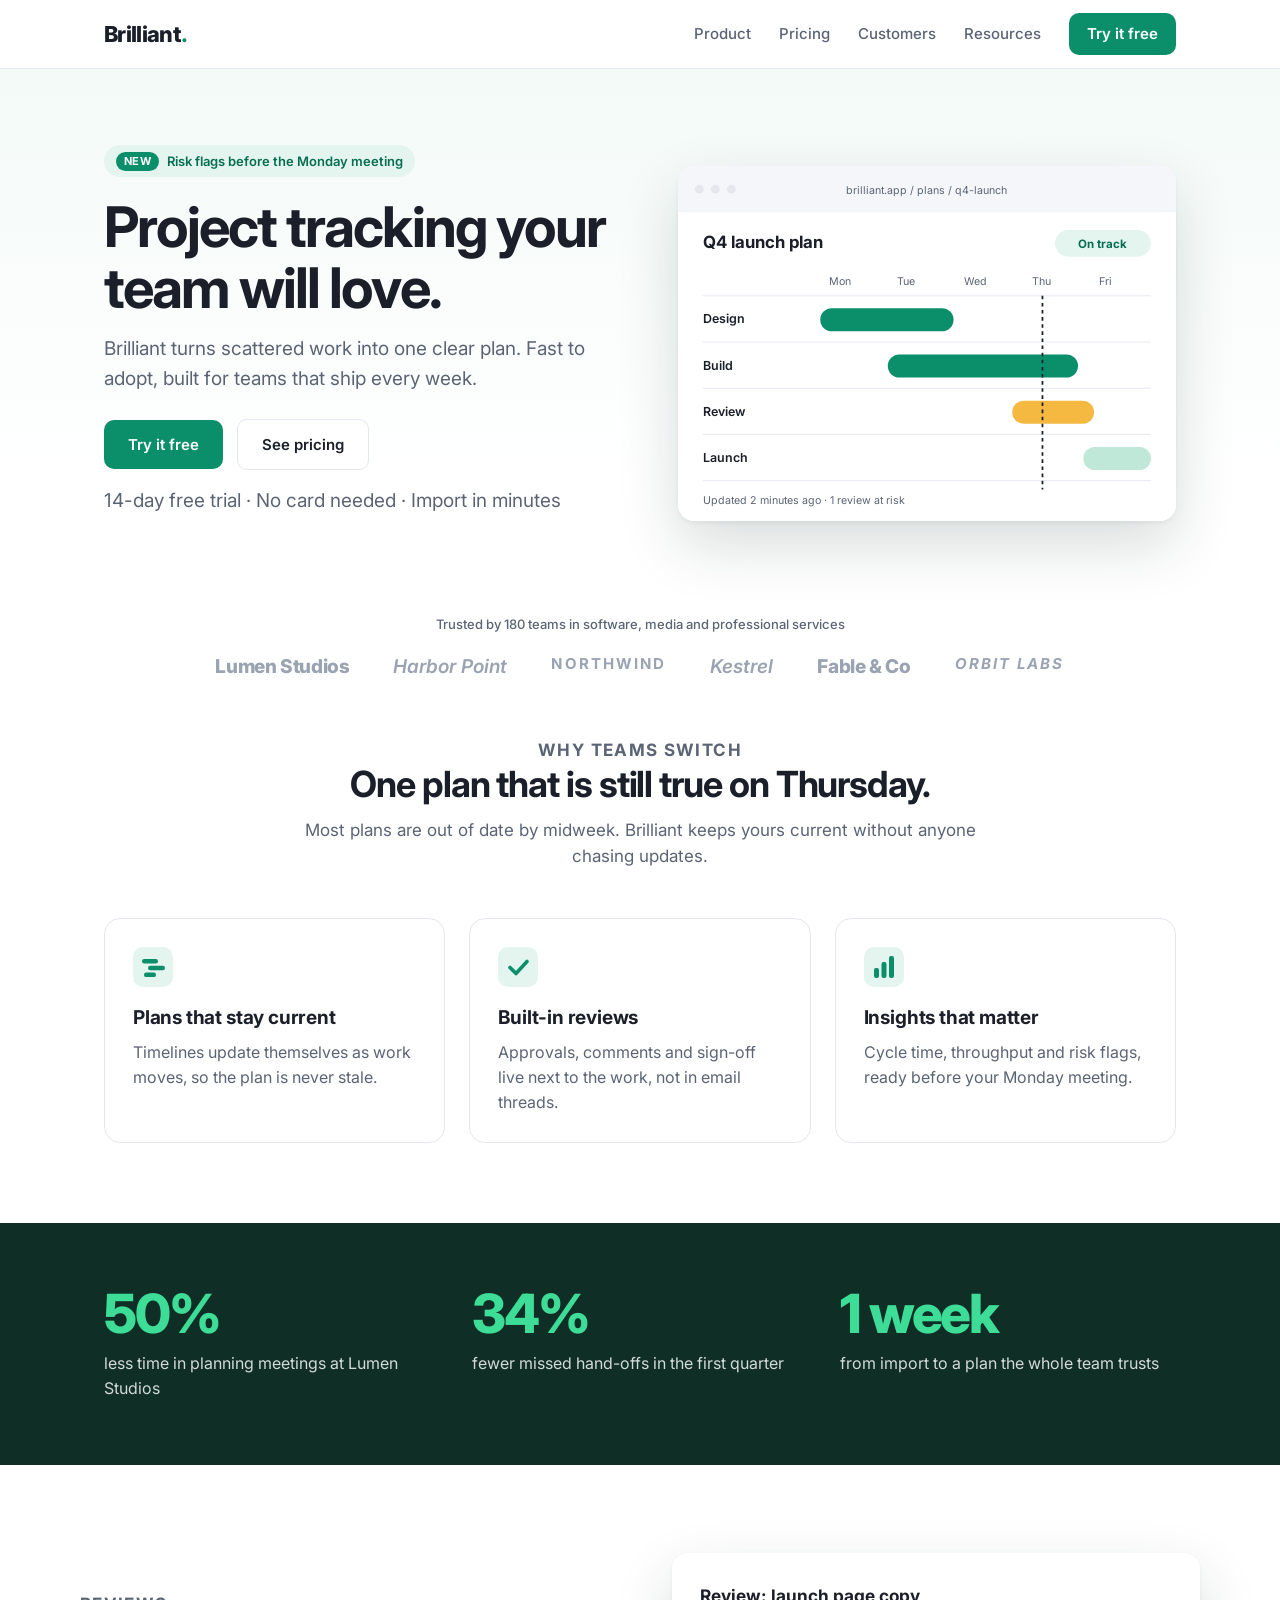
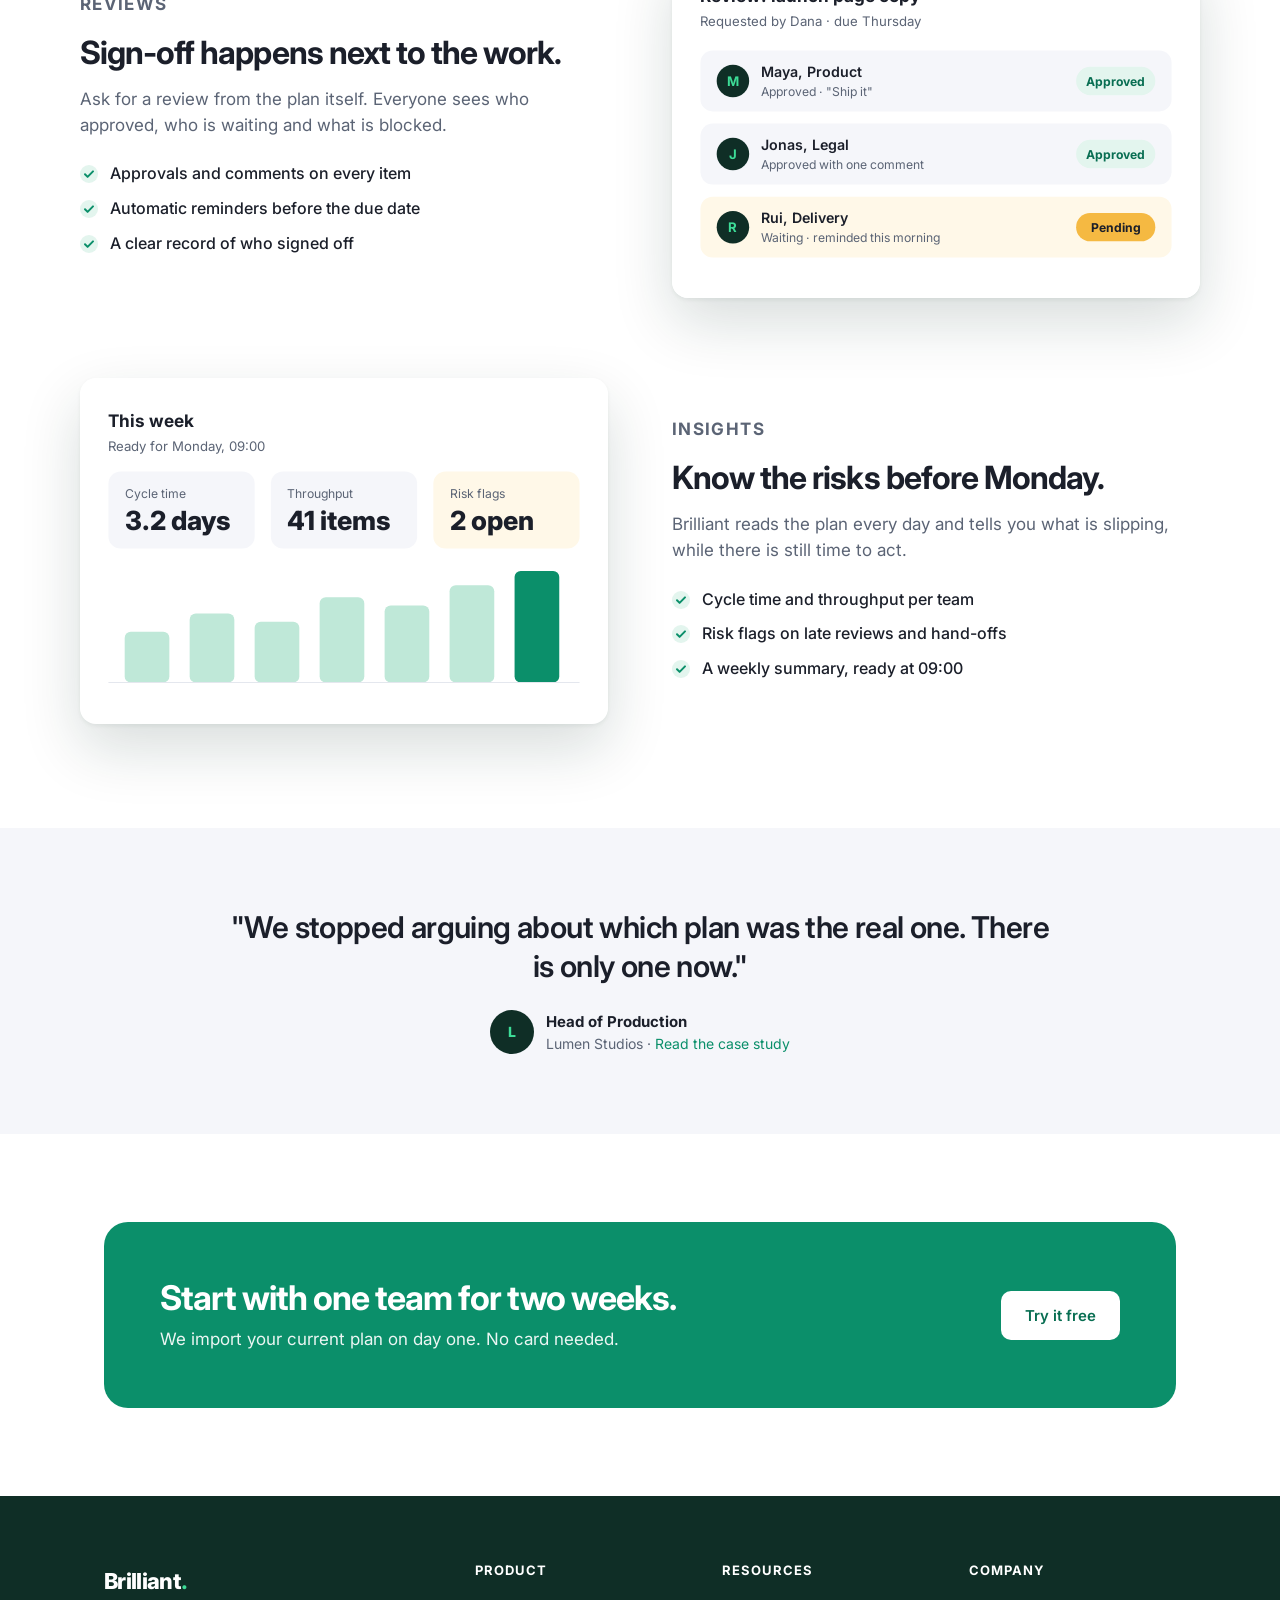
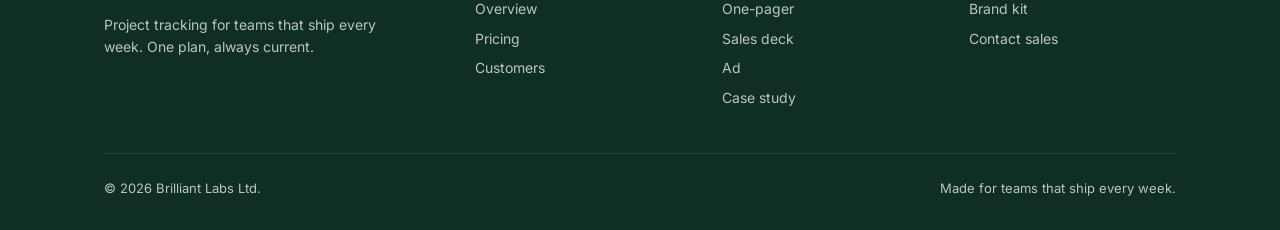
<file: index.html>
<!doctype html>
<html lang="en">
<head>
  <meta charset="utf-8">
  <meta name="viewport" content="width=device-width, initial-scale=1">
  <title>Brilliant — Project tracking your team will love</title>
  <link rel="stylesheet" href="styles.css">
</head>
<body>
<header class="top">
  <div class="wrap">
    <a class="logo" href="index.html">Brilliant<span>.</span></a>
    <nav class="menu">
      <a href="index.html">Product</a>
      <a href="pricing.html">Pricing</a>
      <a href="case-study.html">Customers</a>
      <a href="one-pager.html">Resources</a>
      <a href="pricing.html" class="cta">Try it free</a>
    </nav>
  </div>
</header>

<section class="hero split">
  <div class="wrap">
    <div>
      <span class="pill"><b>NEW</b> Risk flags before the Monday meeting</span>
      <h1>Project tracking your team will love.</h1>
      <p>Brilliant turns scattered work into one clear plan. Fast to adopt, built for teams that ship every week.</p>
      <a class="btn" href="pricing.html">Try it free</a>
      <a class="btn ghost" href="pricing.html">See pricing</a>
      <p class="hero-note">14-day free trial · No card needed · Import in minutes</p>
    </div>
    <div>
      <svg class="shot" viewBox="0 0 560 400" role="img" aria-label="A Brilliant plan: work streams on a weekly timeline with one review at risk">
        <rect width="560" height="400" rx="16" fill="#ffffff"/>
        <rect width="560" height="52" rx="16" fill="#f5f6fa"/><rect y="36" width="560" height="16" fill="#f5f6fa"/>
        <circle cx="24" cy="26" r="5" fill="#e4e7ee"/><circle cx="42" cy="26" r="5" fill="#e4e7ee"/><circle cx="60" cy="26" r="5" fill="#e4e7ee"/>
        <text x="280" y="31" text-anchor="middle" font-family="Inter, Helvetica, Arial, sans-serif" font-size="12" fill="#5b6475">brilliant.app / plans / q4-launch</text>
        <text x="28" y="92" font-family="Inter, Helvetica, Arial, sans-serif" font-size="19" font-weight="700" fill="#1b1f2a">Q4 launch plan</text>
        <rect x="424" y="72" width="108" height="30" rx="15" fill="#e3f5ee"/>
        <text x="478" y="92" text-anchor="middle" font-family="Inter, Helvetica, Arial, sans-serif" font-size="13" font-weight="700" fill="#086e52">On track</text>
        <g font-family="Inter, Helvetica, Arial, sans-serif" font-size="12" fill="#5b6475">
          <text x="170" y="134">Mon</text><text x="246" y="134">Tue</text><text x="322" y="134">Wed</text><text x="398" y="134">Thu</text><text x="474" y="134">Fri</text>
        </g>
        <g stroke="#e4e7ee" stroke-width="1"><line x1="28" y1="146" x2="532" y2="146"/><line x1="28" y1="198" x2="532" y2="198"/><line x1="28" y1="250" x2="532" y2="250"/><line x1="28" y1="302" x2="532" y2="302"/><line x1="28" y1="354" x2="532" y2="354"/></g>
        <g font-family="Inter, Helvetica, Arial, sans-serif" font-size="14" font-weight="600" fill="#1b1f2a">
          <text x="28" y="177">Design</text><text x="28" y="229">Build</text><text x="28" y="281">Review</text><text x="28" y="333">Launch</text>
        </g>
        <rect x="160" y="160" width="150" height="26" rx="13" fill="#0b8f6a"/>
        <rect x="236" y="212" width="214" height="26" rx="13" fill="#0b8f6a"/>
        <rect x="376" y="264" width="92" height="26" rx="13" fill="#f5b942"/>
        <rect x="456" y="316" width="76" height="26" rx="13" fill="#bfe8d8"/>
        <line x1="410" y1="146" x2="410" y2="364" stroke="#1b1f2a" stroke-width="2" stroke-dasharray="4 4"/>
        <text x="28" y="380" font-family="Inter, Helvetica, Arial, sans-serif" font-size="12" fill="#5b6475">Updated 2 minutes ago · 1 review at risk</text>
      </svg>
    </div>
  </div>
</section>

<section class="logos">
  <div class="wrap">
    <p>Trusted by 180 teams in software, media and professional services</p>
    <ul><li>Lumen Studios</li><li>Harbor Point</li><li>Northwind</li><li>Kestrel</li><li>Fable &amp; Co</li><li>Orbit Labs</li></ul>
  </div>
</section>

<section class="wrap">
  <div class="section-head">
    <p class="eyebrow">Why teams switch</p>
    <h2>One plan that is still true on Thursday.</h2>
    <p>Most plans are out of date by midweek. Brilliant keeps yours current without anyone chasing updates.</p>
  </div>
  <div class="features">
    <article><svg viewBox="0 0 40 40" aria-hidden="true"><rect width="40" height="40" rx="10" fill="#e3f5ee"/><rect x="9" y="12" width="16" height="4.5" rx="2.2" fill="#0b8f6a"/><rect x="15" y="18.8" width="17" height="4.5" rx="2.2" fill="#0b8f6a"/><rect x="11" y="25.6" width="12" height="4.5" rx="2.2" fill="#0b8f6a"/></svg><h3>Plans that stay current</h3><p>Timelines update themselves as work moves, so the plan is never stale.</p></article>
    <article><svg viewBox="0 0 40 40" aria-hidden="true"><rect width="40" height="40" rx="10" fill="#e3f5ee"/><path d="M12 20.5l6 6 11-12" fill="none" stroke="#0b8f6a" stroke-width="3.6" stroke-linecap="round" stroke-linejoin="round"/></svg><h3>Built-in reviews</h3><p>Approvals, comments and sign-off live next to the work, not in email threads.</p></article>
    <article><svg viewBox="0 0 40 40" aria-hidden="true"><rect width="40" height="40" rx="10" fill="#e3f5ee"/><rect x="10" y="21" width="5" height="10" rx="2" fill="#0b8f6a"/><rect x="17.5" y="15" width="5" height="16" rx="2" fill="#0b8f6a"/><rect x="25" y="9" width="5" height="22" rx="2" fill="#0b8f6a"/></svg><h3>Insights that matter</h3><p>Cycle time, throughput and risk flags, ready before your Monday meeting.</p></article>
  </div>
</section>

<section class="band">
  <div class="wrap stats">
    <div><b>50%</b><span>less time in planning meetings at Lumen Studios</span></div>
    <div><b>34%</b><span>fewer missed hand-offs in the first quarter</span></div>
    <div><b>1 week</b><span>from import to a plan the whole team trusts</span></div>
  </div>
</section>

<section class="wrap rows">
  <div class="row">
    <div>
      <p class="eyebrow">Reviews</p>
      <h2>Sign-off happens next to the work.</h2>
      <p>Ask for a review from the plan itself. Everyone sees who approved, who is waiting and what is blocked.</p>
      <ul class="ticks"><li>Approvals and comments on every item</li><li>Automatic reminders before the due date</li><li>A clear record of who signed off</li></ul>
    </div>
    <div>
      <svg class="shot" viewBox="0 0 520 340" role="img" aria-label="A review request with two approvals and one pending">
        <rect width="520" height="340" rx="16" fill="#ffffff"/>
        <text x="28" y="48" font-family="Inter, Helvetica, Arial, sans-serif" font-size="17" font-weight="700" fill="#1b1f2a">Review: launch page copy</text>
        <text x="28" y="72" font-family="Inter, Helvetica, Arial, sans-serif" font-size="13" fill="#5b6475">Requested by Dana · due Thursday</text>
        <g font-family="Inter, Helvetica, Arial, sans-serif">
          <rect x="28" y="96" width="464" height="60" rx="12" fill="#f5f6fa"/><circle cx="60" cy="126" r="16" fill="#0f2e26"/><text x="60" y="131" text-anchor="middle" font-size="13" font-weight="700" fill="#3ddc97">M</text>
          <text x="88" y="122" font-size="14" font-weight="600" fill="#1b1f2a">Maya, Product</text><text x="88" y="141" font-size="12" fill="#5b6475">Approved · "Ship it"</text>
          <rect x="398" y="112" width="78" height="28" rx="14" fill="#e3f5ee"/><text x="437" y="131" text-anchor="middle" font-size="12" font-weight="700" fill="#086e52">Approved</text>
          <rect x="28" y="168" width="464" height="60" rx="12" fill="#f5f6fa"/><circle cx="60" cy="198" r="16" fill="#0f2e26"/><text x="60" y="203" text-anchor="middle" font-size="13" font-weight="700" fill="#3ddc97">J</text>
          <text x="88" y="194" font-size="14" font-weight="600" fill="#1b1f2a">Jonas, Legal</text><text x="88" y="213" font-size="12" fill="#5b6475">Approved with one comment</text>
          <rect x="398" y="184" width="78" height="28" rx="14" fill="#e3f5ee"/><text x="437" y="203" text-anchor="middle" font-size="12" font-weight="700" fill="#086e52">Approved</text>
          <rect x="28" y="240" width="464" height="60" rx="12" fill="#fff8e8"/><circle cx="60" cy="270" r="16" fill="#0f2e26"/><text x="60" y="275" text-anchor="middle" font-size="13" font-weight="700" fill="#3ddc97">R</text>
          <text x="88" y="266" font-size="14" font-weight="600" fill="#1b1f2a">Rui, Delivery</text><text x="88" y="285" font-size="12" fill="#5b6475">Waiting · reminded this morning</text>
          <rect x="398" y="256" width="78" height="28" rx="14" fill="#f5b942"/><text x="437" y="275" text-anchor="middle" font-size="12" font-weight="700" fill="#1b1f2a">Pending</text>
        </g>
      </svg>
    </div>
  </div>
  <div class="row flip">
    <div>
      <p class="eyebrow">Insights</p>
      <h2>Know the risks before Monday.</h2>
      <p>Brilliant reads the plan every day and tells you what is slipping, while there is still time to act.</p>
      <ul class="ticks"><li>Cycle time and throughput per team</li><li>Risk flags on late reviews and hand-offs</li><li>A weekly summary, ready at 09:00</li></ul>
    </div>
    <div>
      <svg class="shot" viewBox="0 0 520 340" role="img" aria-label="Weekly insights: throughput by week and two risk flags">
        <rect width="520" height="340" rx="16" fill="#ffffff"/>
        <text x="28" y="48" font-family="Inter, Helvetica, Arial, sans-serif" font-size="17" font-weight="700" fill="#1b1f2a">This week</text>
        <text x="28" y="72" font-family="Inter, Helvetica, Arial, sans-serif" font-size="13" fill="#5b6475">Ready for Monday, 09:00</text>
        <g font-family="Inter, Helvetica, Arial, sans-serif">
          <rect x="28" y="92" width="144" height="76" rx="12" fill="#f5f6fa"/><text x="44" y="118" font-size="12" fill="#5b6475">Cycle time</text><text x="44" y="150" font-size="26" font-weight="800" fill="#1b1f2a">3.2 days</text>
          <rect x="188" y="92" width="144" height="76" rx="12" fill="#f5f6fa"/><text x="204" y="118" font-size="12" fill="#5b6475">Throughput</text><text x="204" y="150" font-size="26" font-weight="800" fill="#1b1f2a">41 items</text>
          <rect x="348" y="92" width="144" height="76" rx="12" fill="#fff8e8"/><text x="364" y="118" font-size="12" fill="#5b6475">Risk flags</text><text x="364" y="150" font-size="26" font-weight="800" fill="#1b1f2a">2 open</text>
        </g>
        <g fill="#bfe8d8"><rect x="44" y="250" width="44" height="50" rx="6"/><rect x="108" y="232" width="44" height="68" rx="6"/><rect x="172" y="240" width="44" height="60" rx="6"/><rect x="236" y="216" width="44" height="84" rx="6"/><rect x="300" y="224" width="44" height="76" rx="6"/><rect x="364" y="204" width="44" height="96" rx="6"/></g>
        <rect x="428" y="190" width="44" height="110" rx="6" fill="#0b8f6a"/>
        <line x1="28" y1="300" x2="492" y2="300" stroke="#e4e7ee"/>
      </svg>
    </div>
  </div>
</section>

<section class="voice">
  <div class="wrap">
    <blockquote>"We stopped arguing about which plan was the real one. There is only one now."</blockquote>
    <div class="who"><i>L</i><span><strong>Head of Production</strong>Lumen Studios · <a href="case-study.html">Read the case study</a></span></div>
  </div>
</section>

<section class="cta-band">
  <div class="wrap">
    <div class="inner">
      <div>
        <h2>Start with one team for two weeks.</h2>
        <p>We import your current plan on day one. No card needed.</p>
      </div>
      <a class="btn light" href="pricing.html">Try it free</a>
    </div>
  </div>
</section>

<footer class="site">
  <div class="wrap">
    <div class="cols">
      <div>
        <a class="logo" href="index.html">Brilliant<span>.</span></a>
        <p>Project tracking for teams that ship every week. One plan, always current.</p>
      </div>
      <div>
        <h5>Product</h5>
        <a href="index.html">Overview</a>
        <a href="pricing.html">Pricing</a>
        <a href="case-study.html">Customers</a>
      </div>
      <div>
        <h5>Resources</h5>
        <a href="one-pager.html">One-pager</a>
        <a href="https://docs.google.com/presentation/d/1Q5gkvbBkYWFnM9RnOS8dWcjtNJt3O98fN2-qYIkt4VE/edit">Sales deck</a>
        <a href="ad.html">Ad</a>
        <a href="case-study.html">Case study</a>
      </div>
      <div>
        <h5>Company</h5>
        <a href="brand-kit.html">Brand kit</a>
        <a href="pricing.html">Contact sales</a>
      </div>
    </div>
    <div class="legal"><span>© 2026 Brilliant Labs Ltd.</span><span>Made for teams that ship every week.</span></div>
  </div>
</footer>
</body>
</html>
</file>
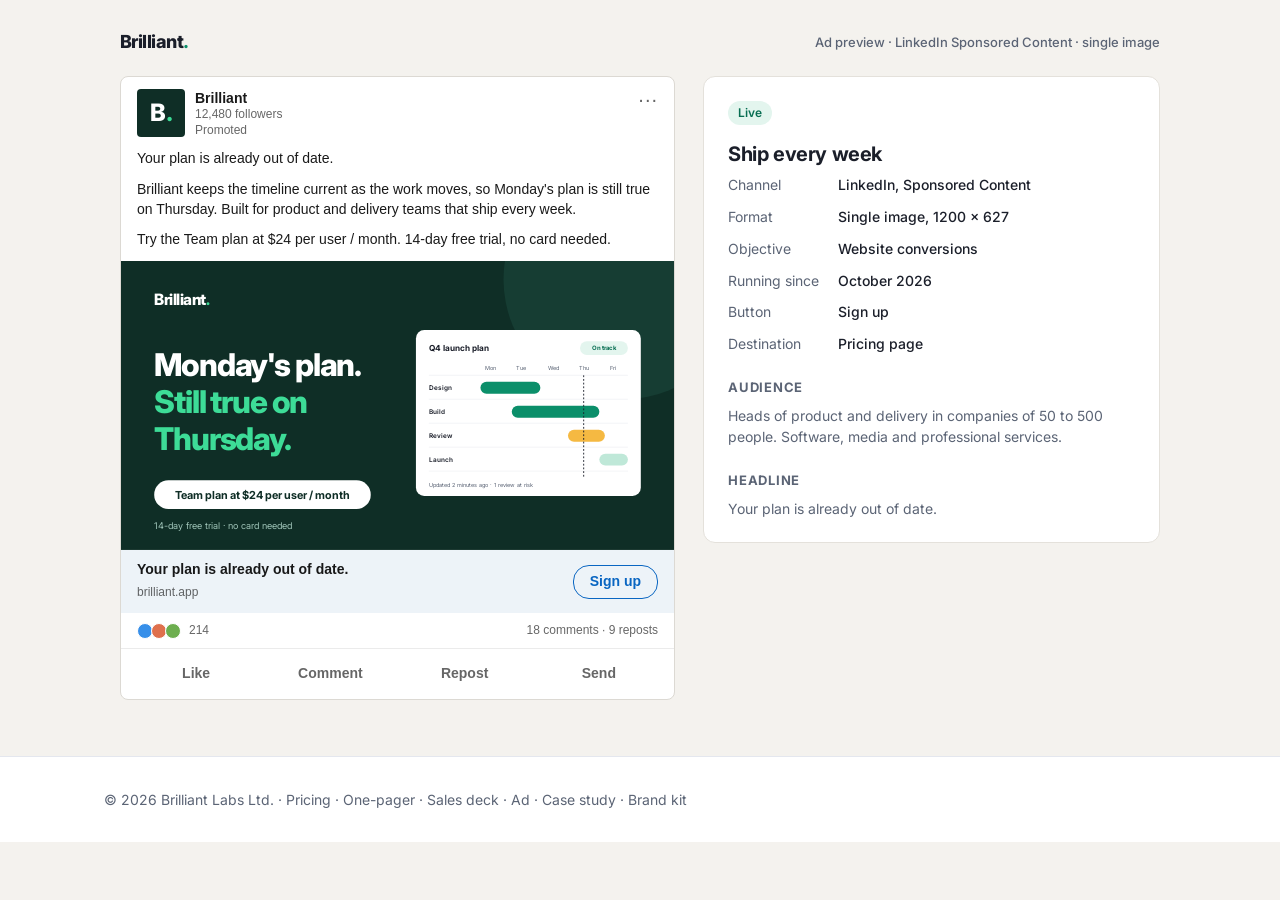
<file: ad.html>
<!doctype html>
<html lang="en">
<head>
  <meta charset="utf-8">
  <meta name="viewport" content="width=device-width, initial-scale=1">
  <title>LinkedIn ad — Brilliant</title>
  <link rel="stylesheet" href="styles.css">
  <link rel="stylesheet" href="collateral.css">
</head>
<body class="collateral">
<main class="stage">
  <div class="stage-head">
    <a class="logo" href="index.html">Brilliant<span>.</span></a>
    <span class="where">Ad preview · LinkedIn Sponsored Content · single image</span>
  </div>

  <div class="ad-layout">
    <article class="li-post">
      <div class="li-head">
        <div class="li-avatar">B<span>.</span></div>
        <div class="li-who">
          <strong>Brilliant</strong>
          <small>12,480 followers</small>
          <small>Promoted</small>
        </div>
        <div class="li-more">···</div>
      </div>
      <div class="li-text">
        <p>Your plan is already out of date.</p>
        <p>Brilliant keeps the timeline current as the work moves, so Monday's plan is still true on Thursday. Built for product and delivery teams that ship every week.</p>
        <p class="ad-offer">Try the Team plan at $24 per user / month. 14-day free trial, no card needed.</p>
      </div>
      <svg class="li-creative" viewBox="0 0 1200 627" role="img" aria-label="Ad creative: Monday's plan, still true on Thursday">
        <rect width="1200" height="627" fill="#0f2e26"/>
        <circle cx="1090" cy="40" r="260" fill="#163d33"/>
        <text x="72" y="96" font-family="Inter, Helvetica, Arial, sans-serif" font-size="34" font-weight="800" fill="#ffffff" letter-spacing="-1">Brilliant<tspan fill="#3ddc97">.</tspan></text>
        <text x="72" y="250" font-family="Inter, Helvetica, Arial, sans-serif" font-size="68" font-weight="800" fill="#ffffff" letter-spacing="-2.5">Monday's plan.</text>
        <text x="72" y="330" font-family="Inter, Helvetica, Arial, sans-serif" font-size="68" font-weight="800" fill="#3ddc97" letter-spacing="-2.5">Still true on</text>
        <text x="72" y="410" font-family="Inter, Helvetica, Arial, sans-serif" font-size="68" font-weight="800" fill="#3ddc97" letter-spacing="-2.5">Thursday.</text>
        <rect x="72" y="476" width="470" height="62" rx="31" fill="#ffffff"/>
        <text x="307" y="516" text-anchor="middle" font-family="Inter, Helvetica, Arial, sans-serif" font-size="24" font-weight="700" fill="#0f2e26">Team plan at $24 per user / month</text>
        <text x="72" y="582" font-family="Inter, Helvetica, Arial, sans-serif" font-size="20" fill="#9fc4b8">14-day free trial · no card needed</text>
        <g transform="translate(640 150)">
          <rect width="488" height="360" rx="18" fill="#ffffff"/>
          <text x="28" y="46" font-family="Inter, Helvetica, Arial, sans-serif" font-size="18" font-weight="700" fill="#1b1f2a">Q4 launch plan</text>
          <rect x="356" y="24" width="104" height="30" rx="15" fill="#e3f5ee"/>
          <text x="408" y="44" text-anchor="middle" font-family="Inter, Helvetica, Arial, sans-serif" font-size="13" font-weight="700" fill="#086e52">On track</text>
          <g font-family="Inter, Helvetica, Arial, sans-serif" font-size="12" fill="#5b6475">
            <text x="150" y="86">Mon</text><text x="218" y="86">Tue</text><text x="286" y="86">Wed</text><text x="354" y="86">Thu</text><text x="422" y="86">Fri</text>
          </g>
          <g stroke="#e4e7ee" stroke-width="1"><line x1="28" y1="98" x2="460" y2="98"/><line x1="28" y1="150" x2="460" y2="150"/><line x1="28" y1="202" x2="460" y2="202"/><line x1="28" y1="254" x2="460" y2="254"/><line x1="28" y1="306" x2="460" y2="306"/></g>
          <g font-family="Inter, Helvetica, Arial, sans-serif" font-size="14" font-weight="600" fill="#1b1f2a">
            <text x="28" y="130">Design</text><text x="28" y="182">Build</text><text x="28" y="234">Review</text><text x="28" y="286">Launch</text>
          </g>
          <rect x="140" y="112" width="130" height="26" rx="13" fill="#0b8f6a"/>
          <rect x="208" y="164" width="190" height="26" rx="13" fill="#0b8f6a"/>
          <rect x="330" y="216" width="80" height="26" rx="13" fill="#f5b942"/>
          <rect x="398" y="268" width="62" height="26" rx="13" fill="#bfe8d8"/>
          <line x1="364" y1="98" x2="364" y2="318" stroke="#1b1f2a" stroke-width="2" stroke-dasharray="4 4"/>
          <text x="28" y="340" font-family="Inter, Helvetica, Arial, sans-serif" font-size="12" fill="#5b6475">Updated 2 minutes ago · 1 review at risk</text>
        </g>
      </svg>
      <a class="li-link" href="pricing.html">
        <div>
          <strong>Your plan is already out of date.</strong>
          <small>brilliant.app</small>
        </div>
        <span class="li-cta">Sign up</span>
      </a>
      <div class="li-counts">
        <span class="li-react"><i class="a"></i><i class="b"></i><i class="c"></i>214</span>
        <span>18 comments · 9 reposts</span>
      </div>
      <div class="li-actions"><span>Like</span><span>Comment</span><span>Repost</span><span>Send</span></div>
    </article>

    <aside class="brief">
      <span class="status">Live</span>
      <h1>Ship every week</h1>
      <dl>
        <dt>Channel</dt><dd>LinkedIn, Sponsored Content</dd>
        <dt>Format</dt><dd>Single image, 1200 × 627</dd>
        <dt>Objective</dt><dd>Website conversions</dd>
        <dt>Running since</dt><dd>October 2026</dd>
        <dt>Button</dt><dd>Sign up</dd>
        <dt>Destination</dt><dd>Pricing page</dd>
      </dl>
      <h2>Audience</h2>
      <p>Heads of product and delivery in companies of 50 to 500 people. Software, media and professional services.</p>
      <h2>Headline</h2>
      <p>Your plan is already out of date.</p>
    </aside>
  </div>
</main>

<footer class="bottom"><div class="wrap">© 2026 Brilliant Labs Ltd. · <a href="pricing.html">Pricing</a> · <a href="one-pager.html">One-pager</a> · <a href="https://docs.google.com/presentation/d/1Q5gkvbBkYWFnM9RnOS8dWcjtNJt3O98fN2-qYIkt4VE/edit">Sales deck</a> · <a href="ad.html">Ad</a> · <a href="case-study.html">Case study</a> · <a href="brand-kit.html">Brand kit</a></div></footer>
</body>
</html>
</file>
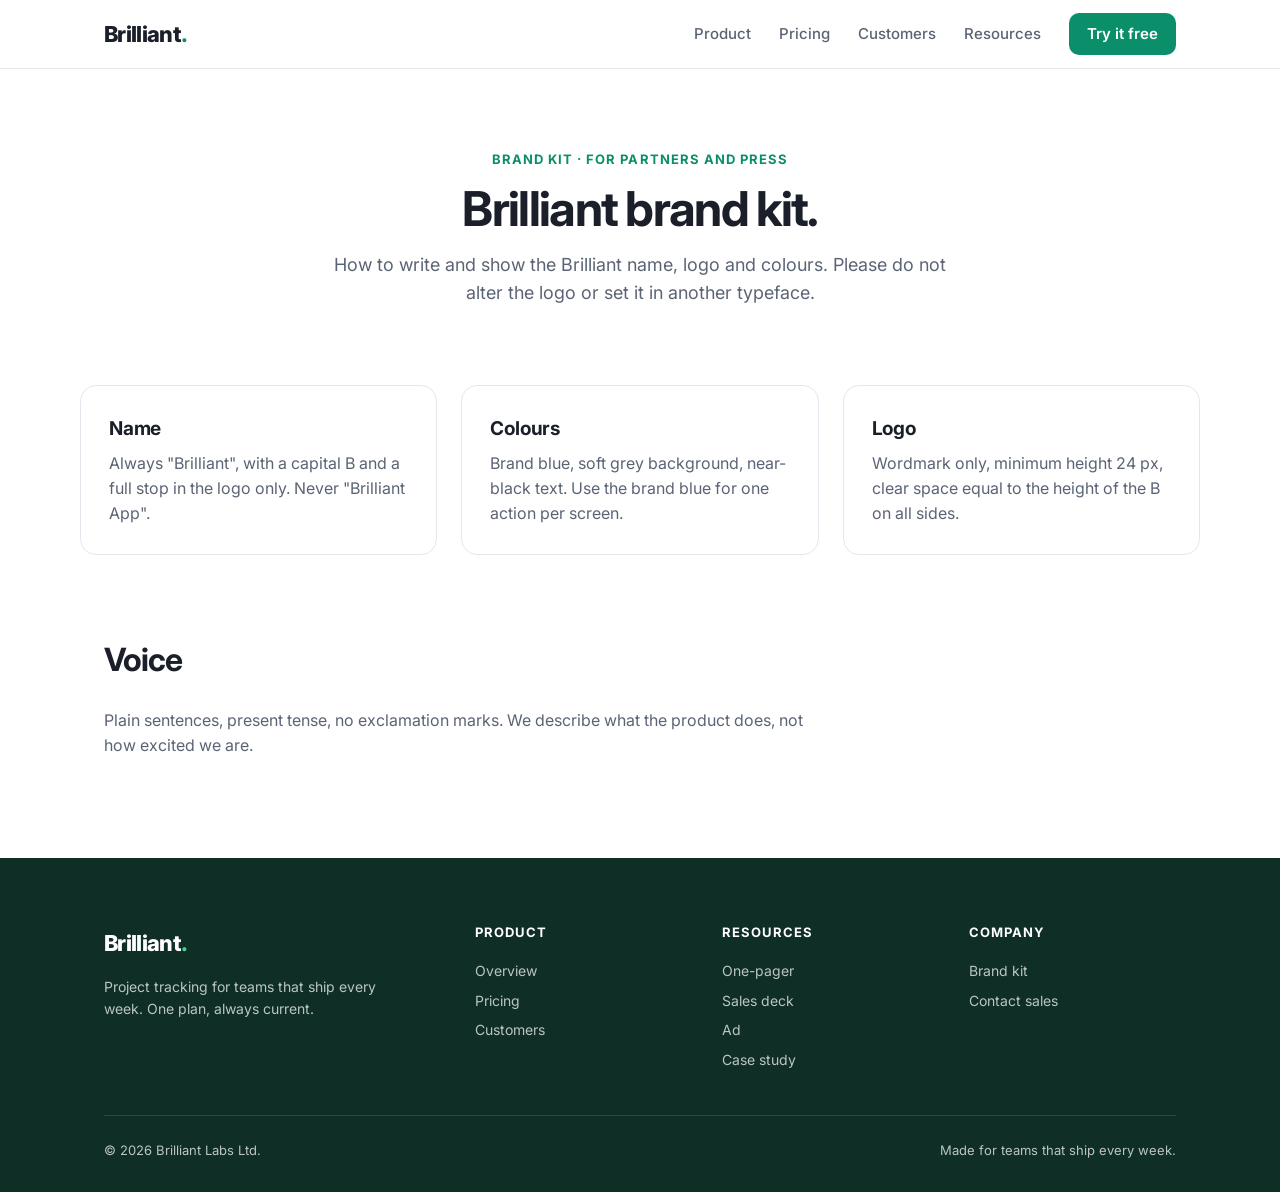
<file: brand-kit.html>
<!doctype html>
<html lang="en">
<head>
  <meta charset="utf-8">
  <meta name="viewport" content="width=device-width, initial-scale=1">
  <title>Brand kit — Brilliant</title>
  <link rel="stylesheet" href="styles.css">
</head>
<body>
<header class="top">
  <div class="wrap">
    <a class="logo" href="index.html">Brilliant<span>.</span></a>
    <nav class="menu">
      <a href="index.html">Product</a>
      <a href="pricing.html">Pricing</a>
      <a href="case-study.html">Customers</a>
      <a href="one-pager.html">Resources</a>
      <a href="pricing.html" class="cta">Try it free</a>
    </nav>
  </div>
</header>

<main>
<section class="hero">
  <div class="wrap">
    <p class="sub">Brand kit · for partners and press</p>
    <h1>Brilliant brand kit.</h1>
    <p>How to write and show the Brilliant name, logo and colours. Please do not alter the logo or set it in another typeface.</p>
  </div>
</section>
<section class="wrap features">
  <article><h3>Name</h3><p>Always "Brilliant", with a capital B and a full stop in the logo only. Never "Brilliant App".</p></article>
  <article><h3>Colours</h3><p>Brand blue, soft grey background, near-black text. Use the brand blue for one action per screen.</p></article>
  <article><h3>Logo</h3><p>Wordmark only, minimum height 24 px, clear space equal to the height of the B on all sides.</p></article>
</section>
<section class="faq wrap">
  <h2>Voice</h2>
  <p>Plain sentences, present tense, no exclamation marks. We describe what the product does, not how excited we are.</p>
</section>
</main>

<footer class="site">
  <div class="wrap">
    <div class="cols">
      <div>
        <a class="logo" href="index.html">Brilliant<span>.</span></a>
        <p>Project tracking for teams that ship every week. One plan, always current.</p>
      </div>
      <div>
        <h5>Product</h5>
        <a href="index.html">Overview</a>
        <a href="pricing.html">Pricing</a>
        <a href="case-study.html">Customers</a>
      </div>
      <div>
        <h5>Resources</h5>
        <a href="one-pager.html">One-pager</a>
        <a href="https://docs.google.com/presentation/d/1Q5gkvbBkYWFnM9RnOS8dWcjtNJt3O98fN2-qYIkt4VE/edit">Sales deck</a>
        <a href="ad.html">Ad</a>
        <a href="case-study.html">Case study</a>
      </div>
      <div>
        <h5>Company</h5>
        <a href="brand-kit.html">Brand kit</a>
        <a href="pricing.html">Contact sales</a>
      </div>
    </div>
    <div class="legal"><span>© 2026 Brilliant Labs Ltd.</span><span>Made for teams that ship every week.</span></div>
  </div>
</footer>
</body>
</html>
</file>
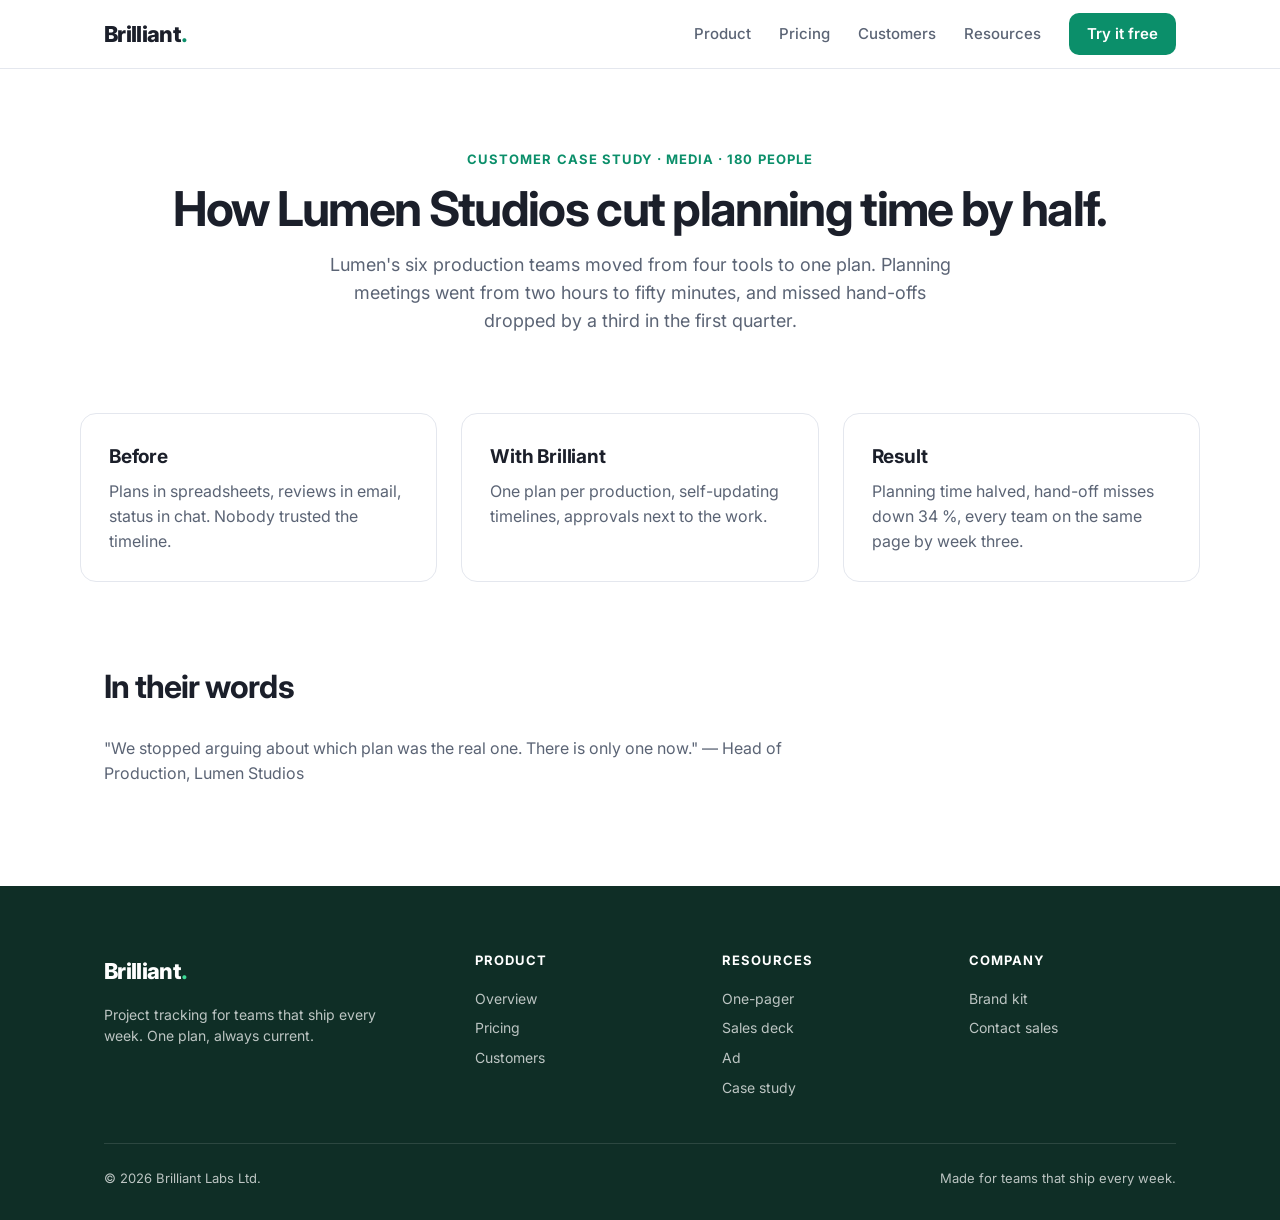
<file: case-study.html>
<!doctype html>
<html lang="en">
<head>
  <meta charset="utf-8">
  <meta name="viewport" content="width=device-width, initial-scale=1">
  <title>Case study: Lumen Studios — Brilliant</title>
  <link rel="stylesheet" href="styles.css">
</head>
<body>
<header class="top">
  <div class="wrap">
    <a class="logo" href="index.html">Brilliant<span>.</span></a>
    <nav class="menu">
      <a href="index.html">Product</a>
      <a href="pricing.html">Pricing</a>
      <a href="case-study.html">Customers</a>
      <a href="one-pager.html">Resources</a>
      <a href="pricing.html" class="cta">Try it free</a>
    </nav>
  </div>
</header>

<main>
<section class="hero">
  <div class="wrap">
    <p class="sub">Customer case study · media · 180 people</p>
    <h1>How Lumen Studios cut planning time by half.</h1>
    <p>Lumen's six production teams moved from four tools to one plan. Planning meetings went from two hours to fifty minutes, and missed hand-offs dropped by a third in the first quarter.</p>
  </div>
</section>
<section class="wrap features">
  <article><h3>Before</h3><p>Plans in spreadsheets, reviews in email, status in chat. Nobody trusted the timeline.</p></article>
  <article><h3>With Brilliant</h3><p>One plan per production, self-updating timelines, approvals next to the work.</p></article>
  <article><h3>Result</h3><p>Planning time halved, hand-off misses down 34 %, every team on the same page by week three.</p></article>
</section>
<section class="faq wrap">
  <h2>In their words</h2>
  <p>"We stopped arguing about which plan was the real one. There is only one now." — Head of Production, Lumen Studios</p>
</section>
</main>

<footer class="site">
  <div class="wrap">
    <div class="cols">
      <div>
        <a class="logo" href="index.html">Brilliant<span>.</span></a>
        <p>Project tracking for teams that ship every week. One plan, always current.</p>
      </div>
      <div>
        <h5>Product</h5>
        <a href="index.html">Overview</a>
        <a href="pricing.html">Pricing</a>
        <a href="case-study.html">Customers</a>
      </div>
      <div>
        <h5>Resources</h5>
        <a href="one-pager.html">One-pager</a>
        <a href="https://docs.google.com/presentation/d/1Q5gkvbBkYWFnM9RnOS8dWcjtNJt3O98fN2-qYIkt4VE/edit">Sales deck</a>
        <a href="ad.html">Ad</a>
        <a href="case-study.html">Case study</a>
      </div>
      <div>
        <h5>Company</h5>
        <a href="brand-kit.html">Brand kit</a>
        <a href="pricing.html">Contact sales</a>
      </div>
    </div>
    <div class="legal"><span>© 2026 Brilliant Labs Ltd.</span><span>Made for teams that ship every week.</span></div>
  </div>
</footer>
</body>
</html>
</file>
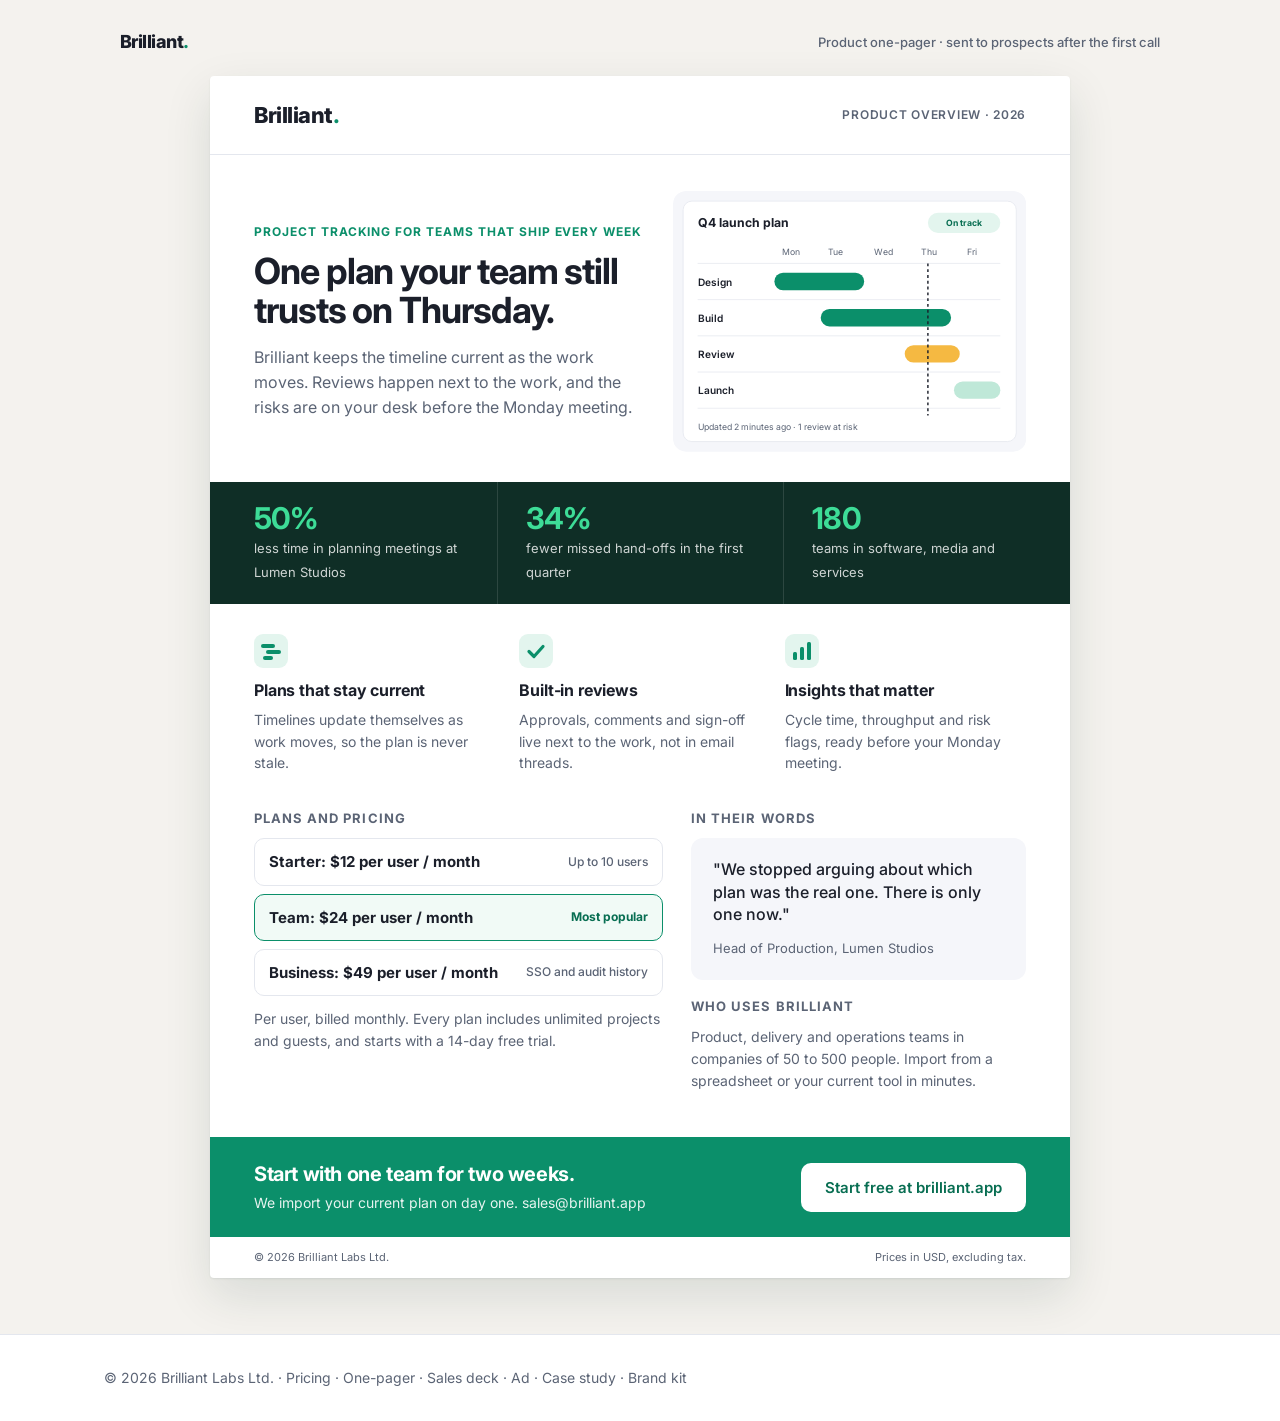
<file: one-pager.html>
<!doctype html>
<html lang="en">
<head>
  <meta charset="utf-8">
  <meta name="viewport" content="width=device-width, initial-scale=1">
  <title>One-pager — Brilliant</title>
  <link rel="stylesheet" href="styles.css">
  <link rel="stylesheet" href="collateral.css">
</head>
<body class="collateral">
<main class="stage">
  <div class="stage-head">
    <a class="logo" href="index.html">Brilliant<span>.</span></a>
    <span class="where">Product one-pager · sent to prospects after the first call</span>
  </div>

  <article class="sheet">
    <div class="sheet-top">
      <span class="logo">Brilliant<span>.</span></span>
      <span>Product overview · 2026</span>
    </div>

    <section class="sheet-hero">
      <div>
        <p class="eyebrow">Project tracking for teams that ship every week</p>
        <h1>One plan your team still trusts on Thursday.</h1>
        <p class="lead">Brilliant keeps the timeline current as the work moves. Reviews happen next to the work, and the risks are on your desk before the Monday meeting.</p>
      </div>
      <svg viewBox="0 0 488 360" role="img" aria-label="A Brilliant plan: four work streams on a weekly timeline">
        <rect width="488" height="360" rx="18" fill="#f5f6fa"/>
        <rect x="14" y="14" width="460" height="332" rx="12" fill="#ffffff" stroke="#e4e7ee"/>
        <text x="34" y="50" font-family="Inter, Helvetica, Arial, sans-serif" font-size="17" font-weight="700" fill="#1b1f2a">Q4 launch plan</text>
        <rect x="352" y="30" width="100" height="28" rx="14" fill="#e3f5ee"/>
        <text x="402" y="49" text-anchor="middle" font-family="Inter, Helvetica, Arial, sans-serif" font-size="12" font-weight="700" fill="#086e52">On track</text>
        <g font-family="Inter, Helvetica, Arial, sans-serif" font-size="12" fill="#5b6475">
          <text x="150" y="88">Mon</text><text x="214" y="88">Tue</text><text x="278" y="88">Wed</text><text x="342" y="88">Thu</text><text x="406" y="88">Fri</text>
        </g>
        <g stroke="#e4e7ee" stroke-width="1"><line x1="34" y1="100" x2="452" y2="100"/><line x1="34" y1="150" x2="452" y2="150"/><line x1="34" y1="200" x2="452" y2="200"/><line x1="34" y1="250" x2="452" y2="250"/><line x1="34" y1="300" x2="452" y2="300"/></g>
        <g font-family="Inter, Helvetica, Arial, sans-serif" font-size="14" font-weight="600" fill="#1b1f2a">
          <text x="34" y="131">Design</text><text x="34" y="181">Build</text><text x="34" y="231">Review</text><text x="34" y="281">Launch</text>
        </g>
        <rect x="140" y="113" width="124" height="24" rx="12" fill="#0b8f6a"/>
        <rect x="204" y="163" width="180" height="24" rx="12" fill="#0b8f6a"/>
        <rect x="320" y="213" width="76" height="24" rx="12" fill="#f5b942"/>
        <rect x="388" y="263" width="64" height="24" rx="12" fill="#bfe8d8"/>
        <line x1="352" y1="100" x2="352" y2="310" stroke="#1b1f2a" stroke-width="2" stroke-dasharray="4 4"/>
        <text x="34" y="330" font-family="Inter, Helvetica, Arial, sans-serif" font-size="12" fill="#5b6475">Updated 2 minutes ago · 1 review at risk</text>
      </svg>
    </section>

    <section class="stats">
      <div><b>50%</b><span>less time in planning meetings at Lumen Studios</span></div>
      <div><b>34%</b><span>fewer missed hand-offs in the first quarter</span></div>
      <div><b>180</b><span>teams in software, media and services</span></div>
    </section>

    <section class="benefits">
      <div>
        <svg viewBox="0 0 34 34" aria-hidden="true"><rect width="34" height="34" rx="9" fill="#e3f5ee"/><rect x="7" y="10" width="14" height="4" rx="2" fill="#0b8f6a"/><rect x="12" y="16" width="15" height="4" rx="2" fill="#0b8f6a"/><rect x="9" y="22" width="10" height="4" rx="2" fill="#0b8f6a"/></svg>
        <h3>Plans that stay current</h3>
        <p>Timelines update themselves as work moves, so the plan is never stale.</p>
      </div>
      <div>
        <svg viewBox="0 0 34 34" aria-hidden="true"><rect width="34" height="34" rx="9" fill="#e3f5ee"/><path d="M10 17.5l5 5 9-10" fill="none" stroke="#0b8f6a" stroke-width="3.2" stroke-linecap="round" stroke-linejoin="round"/></svg>
        <h3>Built-in reviews</h3>
        <p>Approvals, comments and sign-off live next to the work, not in email threads.</p>
      </div>
      <div>
        <svg viewBox="0 0 34 34" aria-hidden="true"><rect width="34" height="34" rx="9" fill="#e3f5ee"/><rect x="8" y="18" width="4" height="8" rx="1.5" fill="#0b8f6a"/><rect x="15" y="13" width="4" height="13" rx="1.5" fill="#0b8f6a"/><rect x="22" y="8" width="4" height="18" rx="1.5" fill="#0b8f6a"/></svg>
        <h3>Insights that matter</h3>
        <p>Cycle time, throughput and risk flags, ready before your Monday meeting.</p>
      </div>
    </section>

    <section class="sheet-cols">
      <div>
        <h2>Plans and pricing</h2>
        <ul class="pricing-list">
          <li>Starter: $12 per user / month <span>Up to 10 users</span></li>
          <li class="featured">Team: $24 per user / month <span>Most popular</span></li>
          <li>Business: $49 per user / month <span>SSO and audit history</span></li>
        </ul>
        <p>Per user, billed monthly. Every plan includes unlimited projects and guests, and starts with a 14-day free trial.</p>
      </div>
      <div>
        <h2>In their words</h2>
        <div class="quote">
          <p>"We stopped arguing about which plan was the real one. There is only one now."</p>
          <cite>Head of Production, Lumen Studios</cite>
        </div>
        <h2>Who uses Brilliant</h2>
        <p>Product, delivery and operations teams in companies of 50 to 500 people. Import from a spreadsheet or your current tool in minutes.</p>
      </div>
    </section>

    <div class="sheet-cta">
      <div>
        <strong>Start with one team for two weeks.</strong>
        <span>We import your current plan on day one. sales@brilliant.app</span>
      </div>
      <a class="btn" href="pricing.html">Start free at brilliant.app</a>
    </div>
    <div class="sheet-legal"><span>© 2026 Brilliant Labs Ltd.</span><span>Prices in USD, excluding tax.</span></div>
  </article>
</main>

<footer class="bottom"><div class="wrap">© 2026 Brilliant Labs Ltd. · <a href="pricing.html">Pricing</a> · <a href="one-pager.html">One-pager</a> · <a href="https://docs.google.com/presentation/d/1Q5gkvbBkYWFnM9RnOS8dWcjtNJt3O98fN2-qYIkt4VE/edit">Sales deck</a> · <a href="ad.html">Ad</a> · <a href="case-study.html">Case study</a> · <a href="brand-kit.html">Brand kit</a></div></footer>
</body>
</html>
</file>
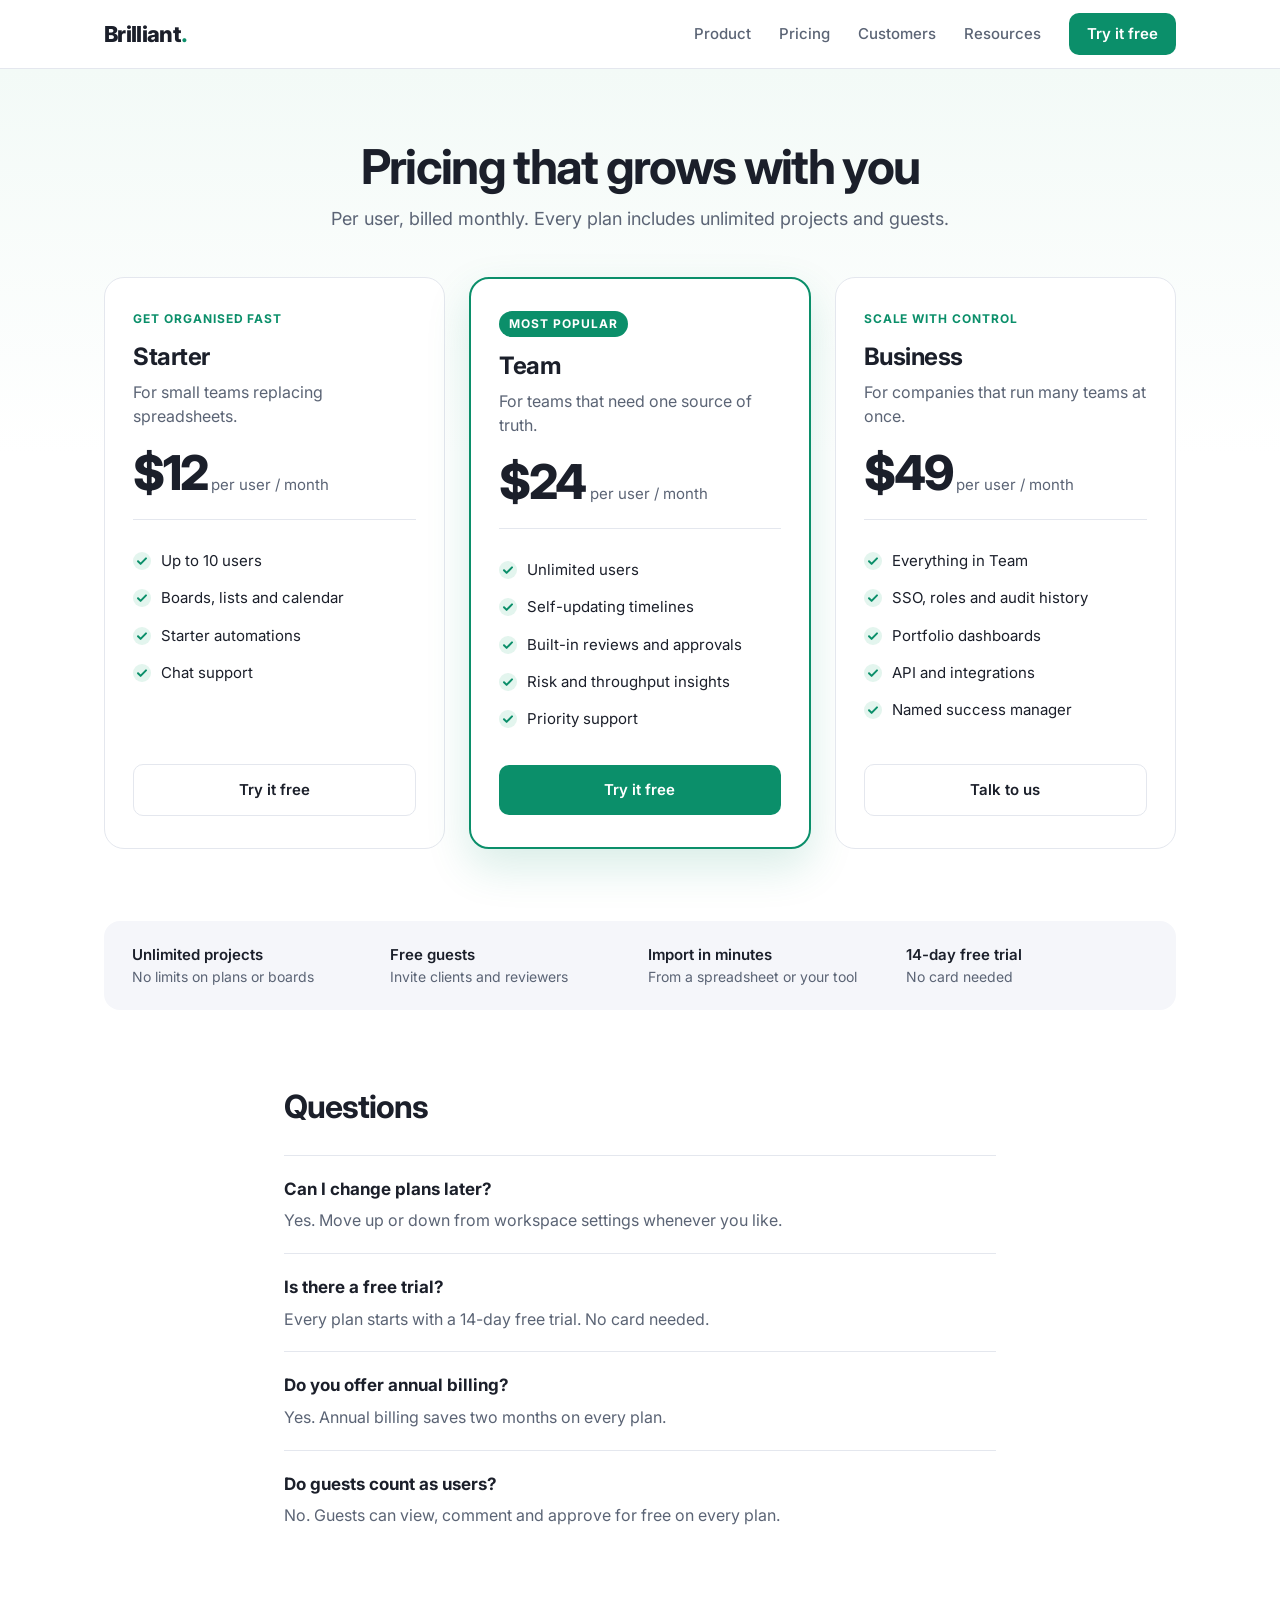
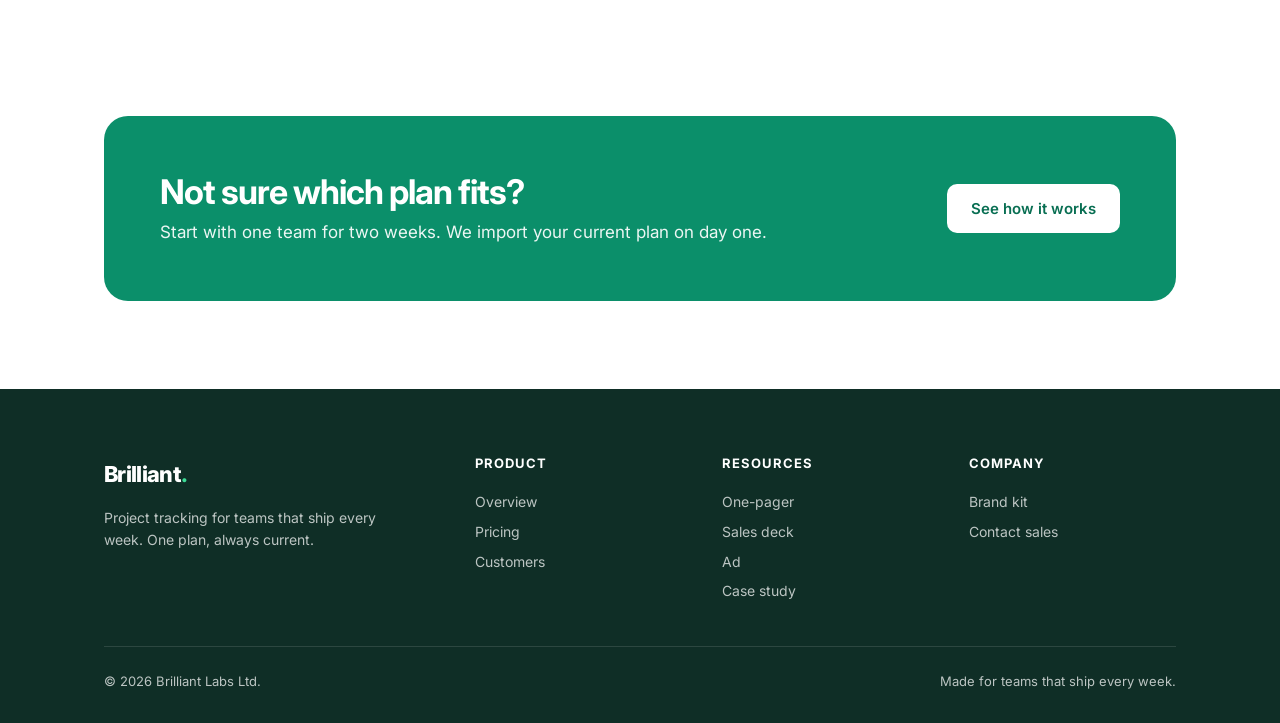
<file: pricing.html>
<!doctype html>
<html lang="en">
<head>
  <meta charset="utf-8">
  <meta name="viewport" content="width=device-width, initial-scale=1">
  <title>Pricing — Brilliant</title>
  <link rel="stylesheet" href="styles.css">
</head>
<body>
<header class="top">
  <div class="wrap">
    <a class="logo" href="index.html">Brilliant<span>.</span></a>
    <nav class="menu">
      <a href="index.html">Product</a>
      <a href="pricing.html">Pricing</a>
      <a href="case-study.html">Customers</a>
      <a href="one-pager.html">Resources</a>
      <a href="pricing.html" class="cta">Try it free</a>
    </nav>
  </div>
</header>

<main>
<section class="pricing">
  <div class="wrap">
    <h1>Pricing that grows with you</h1>
    <p class="sub">Per user, billed monthly. Every plan includes unlimited projects and guests.</p>

    <div class="plans">
<!-- plans:start -->
      <article class="plan" data-plan="starter">
        <p class="tagline">Get organised fast</p>
        <h3>Starter</h3>
        <p class="blurb">For small teams replacing spreadsheets.</p>
        <p class="price"><span class="amount">$12</span> <span class="unit">per user</span> <span class="period">/ month</span></p>
        <ul class="features">
          <li>Up to 10 users</li>
          <li>Boards, lists and calendar</li>
          <li>Starter automations</li>
          <li>Chat support</li>
        </ul>
        <a class="btn" href="#">Try it free</a>
      </article>
      <article class="plan featured" data-plan="team">
        <p class="tagline">Most popular</p>
        <h3>Team</h3>
        <p class="blurb">For teams that need one source of truth.</p>
        <p class="price"><span class="amount">$24</span> <span class="unit">per user</span> <span class="period">/ month</span></p>
        <ul class="features">
          <li>Unlimited users</li>
          <li>Self-updating timelines</li>
          <li>Built-in reviews and approvals</li>
          <li>Risk and throughput insights</li>
          <li>Priority support</li>
        </ul>
        <a class="btn" href="#">Try it free</a>
      </article>
      <article class="plan" data-plan="business">
        <p class="tagline">Scale with control</p>
        <h3>Business</h3>
        <p class="blurb">For companies that run many teams at once.</p>
        <p class="price"><span class="amount">$49</span> <span class="unit">per user</span> <span class="period">/ month</span></p>
        <ul class="features">
          <li>Everything in Team</li>
          <li>SSO, roles and audit history</li>
          <li>Portfolio dashboards</li>
          <li>API and integrations</li>
          <li>Named success manager</li>
        </ul>
        <a class="btn" href="#">Talk to us</a>
      </article>
<!-- plans:end -->
    </div>
  </div>
</section>

<section class="includes">
  <div class="wrap">
    <ul>
      <li>Unlimited projects<span>No limits on plans or boards</span></li>
      <li>Free guests<span>Invite clients and reviewers</span></li>
      <li>Import in minutes<span>From a spreadsheet or your tool</span></li>
      <li>14-day free trial<span>No card needed</span></li>
    </ul>
  </div>
</section>

<section class="faq narrow">
  <h2>Questions</h2>
  <h4>Can I change plans later?</h4><p>Yes. Move up or down from workspace settings whenever you like.</p>
  <h4>Is there a free trial?</h4><p>Every plan starts with a 14-day free trial. No card needed.</p>
  <h4>Do you offer annual billing?</h4><p>Yes. Annual billing saves two months on every plan.</p>
  <h4>Do guests count as users?</h4><p>No. Guests can view, comment and approve for free on every plan.</p>
</section>
</main>

<section class="cta-band">
  <div class="wrap">
    <div class="inner">
      <div>
        <h2>Not sure which plan fits?</h2>
        <p>Start with one team for two weeks. We import your current plan on day one.</p>
      </div>
      <a class="btn light" href="index.html">See how it works</a>
    </div>
  </div>
</section>

<footer class="site">
  <div class="wrap">
    <div class="cols">
      <div>
        <a class="logo" href="index.html">Brilliant<span>.</span></a>
        <p>Project tracking for teams that ship every week. One plan, always current.</p>
      </div>
      <div>
        <h5>Product</h5>
        <a href="index.html">Overview</a>
        <a href="pricing.html">Pricing</a>
        <a href="case-study.html">Customers</a>
      </div>
      <div>
        <h5>Resources</h5>
        <a href="one-pager.html">One-pager</a>
        <a href="https://docs.google.com/presentation/d/1Q5gkvbBkYWFnM9RnOS8dWcjtNJt3O98fN2-qYIkt4VE/edit">Sales deck</a>
        <a href="ad.html">Ad</a>
        <a href="case-study.html">Case study</a>
      </div>
      <div>
        <h5>Company</h5>
        <a href="brand-kit.html">Brand kit</a>
        <a href="pricing.html">Contact sales</a>
      </div>
    </div>
    <div class="legal"><span>© 2026 Brilliant Labs Ltd.</span><span>Made for teams that ship every week.</span></div>
  </div>
</footer>
</body>
</html>
</file>
<file: styles.css>
@import url("https://fonts.googleapis.com/css2?family=Inter:wght@400;500;600;700;800&display=swap");
:root { --ink:#1b1f2a; --muted:#5b6475; --line:#e4e7ee; --brand:#0b8f6a; --brand-dark:#086e52; --bg:#ffffff; --soft:#f5f6fa;
        --deep:#0f2e26; --deep-2:#163d33; --mint:#3ddc97; --mint-soft:#e3f5ee; --amber:#f5b942; }
* { box-sizing:border-box; }
html { scroll-behavior:smooth; }
body { margin:0; font-family:Inter, -apple-system, BlinkMacSystemFont, "Segoe UI", Roboto, sans-serif; color:var(--ink); background:var(--bg); line-height:1.55; -webkit-font-smoothing:antialiased; }
a { color:var(--brand); text-decoration:none; }
img, svg { max-width:100%; }
.wrap { max-width:1120px; margin:0 auto; padding:0 24px; }

/* header */
header.top { position:sticky; top:0; z-index:10; background:rgba(255,255,255,.92); backdrop-filter:saturate(180%) blur(10px); border-bottom:1px solid var(--line); }
header.top .wrap { display:flex; align-items:center; justify-content:space-between; height:68px; }
.logo { font-weight:800; font-size:22px; letter-spacing:-.03em; color:var(--ink); }
.logo span { color:var(--brand); }
nav.menu { display:flex; align-items:center; gap:28px; }
nav.menu a { color:var(--muted); font-weight:500; font-size:15px; }
nav.menu a:hover { color:var(--ink); }
nav.menu a.cta { background:var(--brand); color:#fff; padding:9px 18px; border-radius:10px; font-weight:600; }
nav.menu a.cta:hover { background:var(--brand-dark); color:#fff; }

/* buttons */
.btn { display:inline-block; background:var(--brand); color:#fff; padding:13px 24px; border-radius:10px; font-weight:600; font-size:15px; transition:background .15s, transform .15s; }
.btn:hover { background:var(--brand-dark); transform:translateY(-1px); }
.btn.ghost { background:#fff; color:var(--ink); border:1px solid var(--line); margin-left:10px; }
.btn.ghost:hover { border-color:var(--ink); background:#fff; }
.btn.light { background:#fff; color:var(--brand-dark); }

/* simple hero (case study, brand kit) */
.hero { padding:80px 0 44px; text-align:center; }
.hero h1 { font-size:48px; line-height:1.08; letter-spacing:-.035em; margin:0 0 16px; }
.hero p { color:var(--muted); font-size:18px; max-width:640px; margin:0 auto 26px; }
.hero p.sub { font-size:13px; font-weight:700; letter-spacing:.08em; text-transform:uppercase; color:var(--brand); margin-bottom:14px; }

/* landing hero */
.hero.split { text-align:left; padding:76px 0 64px; background:linear-gradient(180deg,#f3faf7 0%,#ffffff 78%); }
.hero.split .wrap { display:grid; grid-template-columns:1.02fr .98fr; gap:56px; align-items:center; }
.hero.split h1 { font-size:56px; }
.hero.split p { margin-left:0; font-size:19px; max-width:520px; }
.pill { display:inline-flex; align-items:center; gap:8px; background:var(--mint-soft); color:var(--brand-dark); font-weight:600; font-size:13px; padding:6px 12px; border-radius:999px; margin-bottom:20px; }
.pill b { background:var(--brand); color:#fff; border-radius:999px; padding:1px 8px; font-size:11px; letter-spacing:.04em; }
.hero-note { font-size:13px; color:var(--muted); margin-top:16px !important; }
.shot { border-radius:16px; box-shadow:0 2px 4px rgba(15,46,38,.06), 0 24px 60px rgba(15,46,38,.16); display:block; background:#fff; }

/* logo strip */
.logos { padding:8px 0 56px; text-align:center; }
.logos p { font-size:13px; color:var(--muted); font-weight:500; margin:0 0 18px; }
.logos ul { list-style:none; margin:0; padding:0; display:flex; flex-wrap:wrap; justify-content:center; gap:14px 44px; }
.logos li { font-weight:800; font-size:19px; letter-spacing:-.02em; color:#9aa3b2; }
.logos li:nth-child(2n) { font-weight:600; font-style:italic; letter-spacing:0; }
.logos li:nth-child(3n) { text-transform:uppercase; font-size:15px; letter-spacing:.14em; font-weight:700; }

/* section headings */
.section-head { text-align:center; max-width:680px; margin:0 auto 40px; }
.section-head h2 { font-size:36px; letter-spacing:-.03em; line-height:1.15; margin:0 0 12px; }
.section-head p { color:var(--muted); font-size:17px; margin:0; }
.eyebrow { font-size:13px; font-weight:700; letter-spacing:.08em; text-transform:uppercase; color:var(--brand); margin:0 0 10px; }

/* feature cards */
.features { display:grid; grid-template-columns:repeat(3,1fr); gap:24px; padding:8px 0 80px; }
.features article { background:#fff; border:1px solid var(--line); border-radius:16px; padding:28px; transition:box-shadow .15s, transform .15s; }
.features article:hover { box-shadow:0 12px 32px rgba(15,46,38,.08); transform:translateY(-2px); }
.features article svg { width:40px; height:40px; display:block; margin-bottom:16px; }
.features h3 { margin:0 0 8px; font-size:19px; letter-spacing:-.01em; }
.features p { margin:0; color:var(--muted); }

/* dark band */
.band { background:var(--deep); color:#fff; padding:64px 0; }
.band .stats { display:grid; grid-template-columns:repeat(3,1fr); gap:32px; }
.band .stats b { display:block; font-size:54px; font-weight:800; letter-spacing:-.04em; color:var(--mint); line-height:1; margin-bottom:10px; }
.band .stats span { color:rgba(255,255,255,.82); font-size:16px; }

/* alternating rows */
.rows { padding:88px 0 24px; }
.row { display:grid; grid-template-columns:1fr 1fr; gap:64px; align-items:center; margin-bottom:80px; }
.row.flip > :first-child { order:2; }
.row h2 { font-size:32px; letter-spacing:-.03em; line-height:1.15; margin:0 0 14px; }
.row p { color:var(--muted); font-size:17px; margin:0 0 18px; }
.ticks { list-style:none; margin:0; padding:0; }
.ticks li { position:relative; padding:5px 0 5px 30px; font-weight:500; }
.ticks li::before { content:""; position:absolute; left:0; top:9px; width:18px; height:18px; border-radius:50%; background:var(--mint-soft) url("data:image/svg+xml,%3Csvg xmlns='http://www.w3.org/2000/svg' viewBox='0 0 18 18'%3E%3Cpath d='M5 9.3l2.6 2.6L13 6.4' fill='none' stroke='%230b8f6a' stroke-width='2' stroke-linecap='round' stroke-linejoin='round'/%3E%3C/svg%3E") center/18px no-repeat; }

/* testimonial */
.voice { background:var(--soft); padding:80px 0; text-align:center; }
.voice blockquote { font-size:30px; line-height:1.3; letter-spacing:-.02em; font-weight:600; max-width:820px; margin:0 auto 24px; }
.voice .who { display:inline-flex; align-items:center; gap:12px; text-align:left; font-size:14px; color:var(--muted); }
.voice .who i { width:44px; height:44px; border-radius:50%; background:var(--deep); color:var(--mint); font-style:normal; font-weight:800; display:grid; place-items:center; }
.voice .who strong { display:block; color:var(--ink); font-size:15px; }

/* call to action */
.cta-band { padding:88px 0; }
.cta-band .inner { background:var(--brand); border-radius:24px; padding:56px; color:#fff; display:flex; justify-content:space-between; align-items:center; gap:32px; }
.cta-band h2 { font-size:34px; letter-spacing:-.03em; line-height:1.15; margin:0 0 8px; }
.cta-band p { margin:0; opacity:.92; font-size:17px; }

/* pricing */
section.pricing { padding:72px 0 56px; background:linear-gradient(180deg,#f3faf7 0%,#ffffff 46%); }
section.pricing h1 { text-align:center; font-size:48px; letter-spacing:-.035em; line-height:1.08; margin:0 0 12px; }
section.pricing > .wrap > p.sub { text-align:center; color:var(--muted); font-size:18px; margin:0 0 44px; }
.plans { display:grid; grid-template-columns:repeat(auto-fit,minmax(250px,1fr)); gap:24px; align-items:stretch; }
article.plan { border:1px solid var(--line); border-radius:20px; padding:32px 28px; display:flex; flex-direction:column; background:#fff; position:relative; }
article.plan.featured { border:2px solid var(--brand); box-shadow:0 18px 44px rgba(11,143,106,.16); }
article.plan .tagline { font-weight:700; color:var(--brand); margin:0 0 10px; font-size:12px; text-transform:uppercase; letter-spacing:.08em; }
article.plan.featured .tagline { align-self:flex-start; background:var(--brand); color:#fff; padding:4px 10px; border-radius:999px; }
article.plan h3 { margin:0 0 4px; font-size:24px; letter-spacing:-.02em; }
article.plan .blurb { color:var(--muted); margin:0 0 20px; min-height:48px; }
article.plan .price { margin:0 0 22px; padding-bottom:22px; border-bottom:1px solid var(--line); }
article.plan .amount { font-size:48px; font-weight:800; letter-spacing:-.04em; line-height:1; }
article.plan .unit, article.plan .period { color:var(--muted); font-size:15px; }
article.plan ul.features { list-style:none; padding:0; margin:0 0 28px; display:block; }
article.plan ul.features li { padding:7px 0 7px 28px; position:relative; font-size:15px; border:0; }
article.plan ul.features li::before { content:""; position:absolute; left:0; top:10px; width:18px; height:18px; border-radius:50%; background:var(--mint-soft) url("data:image/svg+xml,%3Csvg xmlns='http://www.w3.org/2000/svg' viewBox='0 0 18 18'%3E%3Cpath d='M5 9.3l2.6 2.6L13 6.4' fill='none' stroke='%230b8f6a' stroke-width='2' stroke-linecap='round' stroke-linejoin='round'/%3E%3C/svg%3E") center/18px no-repeat; }
article.plan .btn { margin-top:auto; text-align:center; }
article.plan:not(.featured) .btn { background:#fff; color:var(--ink); border:1px solid var(--line); }
article.plan:not(.featured) .btn:hover { border-color:var(--ink); }
.includes { padding:16px 0 72px; }
.includes ul { list-style:none; margin:0; padding:22px 28px; display:grid; grid-template-columns:repeat(4,1fr); gap:16px; background:var(--soft); border-radius:16px; }
.includes li { font-weight:600; font-size:15px; }
.includes li span { display:block; font-weight:400; color:var(--muted); font-size:14px; }

/* questions */
.faq { max-width:1120px; margin:0 auto; padding:0 24px 80px; }
.faq h2 { font-size:32px; letter-spacing:-.03em; margin:0 0 24px; }
.faq h4 { margin:0 0 6px; font-size:17px; padding-top:20px; border-top:1px solid var(--line); }
.faq p { margin:0 0 20px; color:var(--muted); max-width:720px; }
.faq.narrow { max-width:760px; }

/* footer */
footer.bottom { border-top:1px solid var(--line); padding:32px 0; color:var(--muted); font-size:14px; }
footer.bottom a { color:var(--muted); }
footer.bottom a:hover { color:var(--ink); }
footer.site { background:var(--deep); color:rgba(255,255,255,.72); padding:64px 0 32px; font-size:14px; }
footer.site .cols { display:grid; grid-template-columns:1.6fr 1fr 1fr 1fr; gap:40px; padding-bottom:40px; border-bottom:1px solid rgba(255,255,255,.12); }
footer.site .logo { color:#fff; }
footer.site .logo span { color:var(--mint); }
footer.site p { margin:12px 0 0; max-width:280px; }
footer.site h5 { color:#fff; font-size:13px; letter-spacing:.08em; text-transform:uppercase; margin:0 0 14px; }
footer.site a { display:block; color:rgba(255,255,255,.72); padding:4px 0; }
footer.site a:hover { color:#fff; }
footer.site .legal { display:flex; justify-content:space-between; padding-top:24px; font-size:13px; }

@media (max-width:900px) {
  .hero.split .wrap, .row, .band .stats, footer.site .cols { grid-template-columns:1fr; }
  .row.flip > :first-child { order:0; }
  .features, .includes ul { grid-template-columns:1fr; }
  .hero h1, .hero.split h1, section.pricing h1 { font-size:38px; }
  nav.menu a:not(.cta) { display:none; }
  .cta-band .inner { flex-direction:column; align-items:flex-start; padding:36px; }
}

.pricing-list { list-style:none; padding:0; margin:12px 0 24px; } .pricing-list li { padding:10px 14px; border:1px solid var(--line, #e3e6ea); border-radius:10px; margin-bottom:8px; font-weight:600; }
.ad-offer { font-weight:600; color:var(--brand); }
</file>
<file: collateral.css>
/* Brilliant collateral: the LinkedIn ad preview and the product one-pager.
   Same brand tokens as styles.css (green, ink, soft grey) plus the deep green used on dark surfaces. */
@import url("https://fonts.googleapis.com/css2?family=Inter:wght@400;500;600;700;800&display=swap");

:root { --deep:#0f2e26; --deep-2:#163d33; --mint:#3ddc97; --amber:#f5b942; --feed:#f4f2ee; }
body.collateral { font-family: Inter, -apple-system, BlinkMacSystemFont, "Segoe UI", Roboto, sans-serif; background:var(--feed); color:var(--ink); }
.collateral a { color:inherit; }
.stage { max-width:1080px; margin:0 auto; padding:28px 20px 56px; }
.stage-head { display:flex; align-items:center; justify-content:space-between; gap:16px; margin-bottom:20px; color:var(--muted); font-size:13px; }
.stage-head .logo { font-size:18px; color:var(--ink); }
.stage-head .where { font-weight:500; }
footer.bottom { background:#fff; }

/* ---------- LinkedIn ad ---------- */
.ad-layout { display:grid; grid-template-columns:minmax(0,555px) minmax(0,1fr); gap:28px; align-items:start; }
.li-post { background:#fff; border:1px solid #dcd9d3; border-radius:8px; overflow:hidden; font-family:-apple-system, BlinkMacSystemFont, "Segoe UI", Roboto, "Helvetica Neue", sans-serif; color:rgba(0,0,0,.9); }
.li-head { display:flex; gap:10px; padding:12px 16px 0; align-items:flex-start; }
.li-avatar { width:48px; height:48px; border-radius:4px; background:var(--deep); color:#fff; font:800 24px/48px Inter, sans-serif; text-align:center; letter-spacing:-.04em; flex:none; }
.li-avatar span { color:var(--mint); }
.li-who { flex:1; line-height:1.3; }
.li-who strong { display:block; font-size:14px; font-weight:600; }
.li-who small { display:block; font-size:12px; color:rgba(0,0,0,.6); }
.li-more { color:rgba(0,0,0,.6); font-size:20px; line-height:1; letter-spacing:1px; }
.li-text { padding:10px 16px 12px; font-size:14px; line-height:1.45; }
.li-text p { margin:0 0 10px; }
.li-text p:last-child { margin-bottom:0; }
.li-text .ad-offer { color:inherit; font-weight:400; }
.li-creative { display:block; width:100%; height:auto; }
.li-link { display:flex; align-items:center; justify-content:space-between; gap:12px; padding:10px 16px; background:#edf3f8; }
.li-link strong { display:block; font-size:14px; font-weight:600; line-height:1.3; }
.li-link small { font-size:12px; color:rgba(0,0,0,.6); }
.li-cta { flex:none; border:1px solid #0a66c2; color:#0a66c2 !important; font-weight:600; font-size:14px; padding:5px 16px; border-radius:16px; }
.li-counts { display:flex; justify-content:space-between; padding:8px 16px; font-size:12px; color:rgba(0,0,0,.6); border-bottom:1px solid #ebebeb; margin:0 0; }
.li-react { display:inline-flex; align-items:center; gap:4px; }
.li-react i { width:16px; height:16px; border-radius:50%; display:inline-block; margin-right:-6px; border:1px solid #fff; }
.li-react i.a { background:#378fe9; } .li-react i.b { background:#df704d; } .li-react i.c { background:#6dae4f; margin-right:4px; }
.li-actions { display:grid; grid-template-columns:repeat(4,1fr); padding:4px 8px; }
.li-actions span { text-align:center; padding:10px 0; font-size:14px; font-weight:600; color:rgba(0,0,0,.6); }

.brief { background:#fff; border:1px solid #e4e1db; border-radius:12px; padding:22px 24px; }
.brief h1 { font-size:20px; letter-spacing:-.02em; margin:0 0 4px; }
.brief .status { display:inline-block; font-size:12px; font-weight:600; color:var(--brand-dark); background:#e3f5ee; border-radius:20px; padding:3px 10px; margin-bottom:14px; }
.brief dl { margin:0; display:grid; grid-template-columns:110px 1fr; row-gap:10px; font-size:14px; }
.brief dt { color:var(--muted); }
.brief dd { margin:0; font-weight:500; }
.brief h2 { font-size:13px; text-transform:uppercase; letter-spacing:.06em; color:var(--muted); margin:22px 0 8px; }
.brief p { margin:0; font-size:14px; color:var(--muted); }
@media (max-width:900px) { .ad-layout { grid-template-columns:1fr; } }

/* ---------- one-pager (a printed sheet) ---------- */
.sheet { background:#fff; max-width:860px; margin:0 auto; box-shadow:0 1px 2px rgba(15,46,38,.08), 0 18px 48px rgba(15,46,38,.12); border-radius:4px; overflow:hidden; }
.sheet-top { display:flex; justify-content:space-between; align-items:center; padding:22px 44px; border-bottom:1px solid var(--line); font-size:12px; color:var(--muted); letter-spacing:.06em; text-transform:uppercase; font-weight:600; }
.sheet-top .logo { font-size:22px; text-transform:none; letter-spacing:-.02em; }
.sheet-hero { display:grid; grid-template-columns:1.05fr .95fr; gap:28px; padding:36px 44px 30px; align-items:center; }
.eyebrow { font-size:12px; font-weight:700; letter-spacing:.08em; text-transform:uppercase; color:var(--brand); margin:0 0 10px; }
.sheet-hero h1 { font-size:36px; line-height:1.1; letter-spacing:-.03em; margin:0 0 14px; }
.sheet-hero p.lead { font-size:16px; color:var(--muted); margin:0; }
.sheet-hero svg { width:100%; height:auto; border-radius:12px; display:block; }
.stats { display:grid; grid-template-columns:repeat(3,1fr); background:var(--deep); color:#fff; }
.stats div { padding:20px 28px; border-left:1px solid rgba(255,255,255,.12); }
.stats div:first-child { border-left:0; padding-left:44px; }
.stats b { display:block; font-size:30px; letter-spacing:-.03em; color:var(--mint); line-height:1.1; }
.stats span { font-size:13px; color:rgba(255,255,255,.8); }
.benefits { display:grid; grid-template-columns:repeat(3,1fr); gap:24px; padding:30px 44px 8px; }
.benefits svg { width:34px; height:34px; display:block; margin-bottom:10px; }
.benefits h3 { font-size:16px; margin:0 0 6px; letter-spacing:-.01em; }
.benefits p { font-size:14px; color:var(--muted); margin:0; }
.sheet-cols { display:grid; grid-template-columns:1.1fr .9fr; gap:28px; padding:26px 44px 34px; }
.sheet-cols h2 { font-size:13px; text-transform:uppercase; letter-spacing:.08em; color:var(--muted); margin:0 0 10px; }
.sheet-cols p { font-size:14px; color:var(--muted); margin:0 0 12px; }
.sheet .pricing-list { margin:0 0 12px; }
.sheet .pricing-list li { display:flex; justify-content:space-between; align-items:center; gap:12px; padding:11px 14px; border:1px solid var(--line); border-radius:10px; margin-bottom:8px; font-weight:700; font-size:15px; }
.sheet .pricing-list li span { font-weight:500; font-size:12px; color:var(--muted); white-space:nowrap; }
.sheet .pricing-list li.featured { border-color:var(--brand); background:#f1faf6; }
.sheet .pricing-list li.featured span { color:var(--brand-dark); font-weight:700; }
.quote { background:var(--soft); border-radius:12px; padding:20px 22px; margin-bottom:16px; }
.quote p { font-size:16px; color:var(--ink); font-weight:500; line-height:1.4; margin:0 0 10px; }
.quote cite { font-style:normal; font-size:13px; color:var(--muted); }
.sheet-cta { display:flex; justify-content:space-between; align-items:center; gap:20px; padding:22px 44px; background:var(--brand); color:#fff; }
.sheet-cta strong { font-size:20px; letter-spacing:-.02em; display:block; }
.sheet-cta span { font-size:14px; opacity:.9; }
.sheet-cta a.btn { background:#fff; color:var(--brand-dark); white-space:nowrap; }
.sheet-legal { padding:12px 44px; font-size:11px; color:var(--muted); display:flex; justify-content:space-between; }
@media (max-width:760px) {
  .sheet-hero, .sheet-cols, .benefits, .stats { grid-template-columns:1fr; }
  .sheet-top, .sheet-hero, .benefits, .sheet-cols, .sheet-cta, .sheet-legal { padding-left:22px; padding-right:22px; }
  .stats div, .stats div:first-child { padding-left:22px; border-left:0; }
  .sheet-cta { flex-direction:column; align-items:flex-start; }
}
@media print {
  body.collateral { background:#fff; }
  .stage { padding:0; } .stage-head, footer.bottom { display:none; }
  .sheet { box-shadow:none; max-width:none; }
}
</file>
